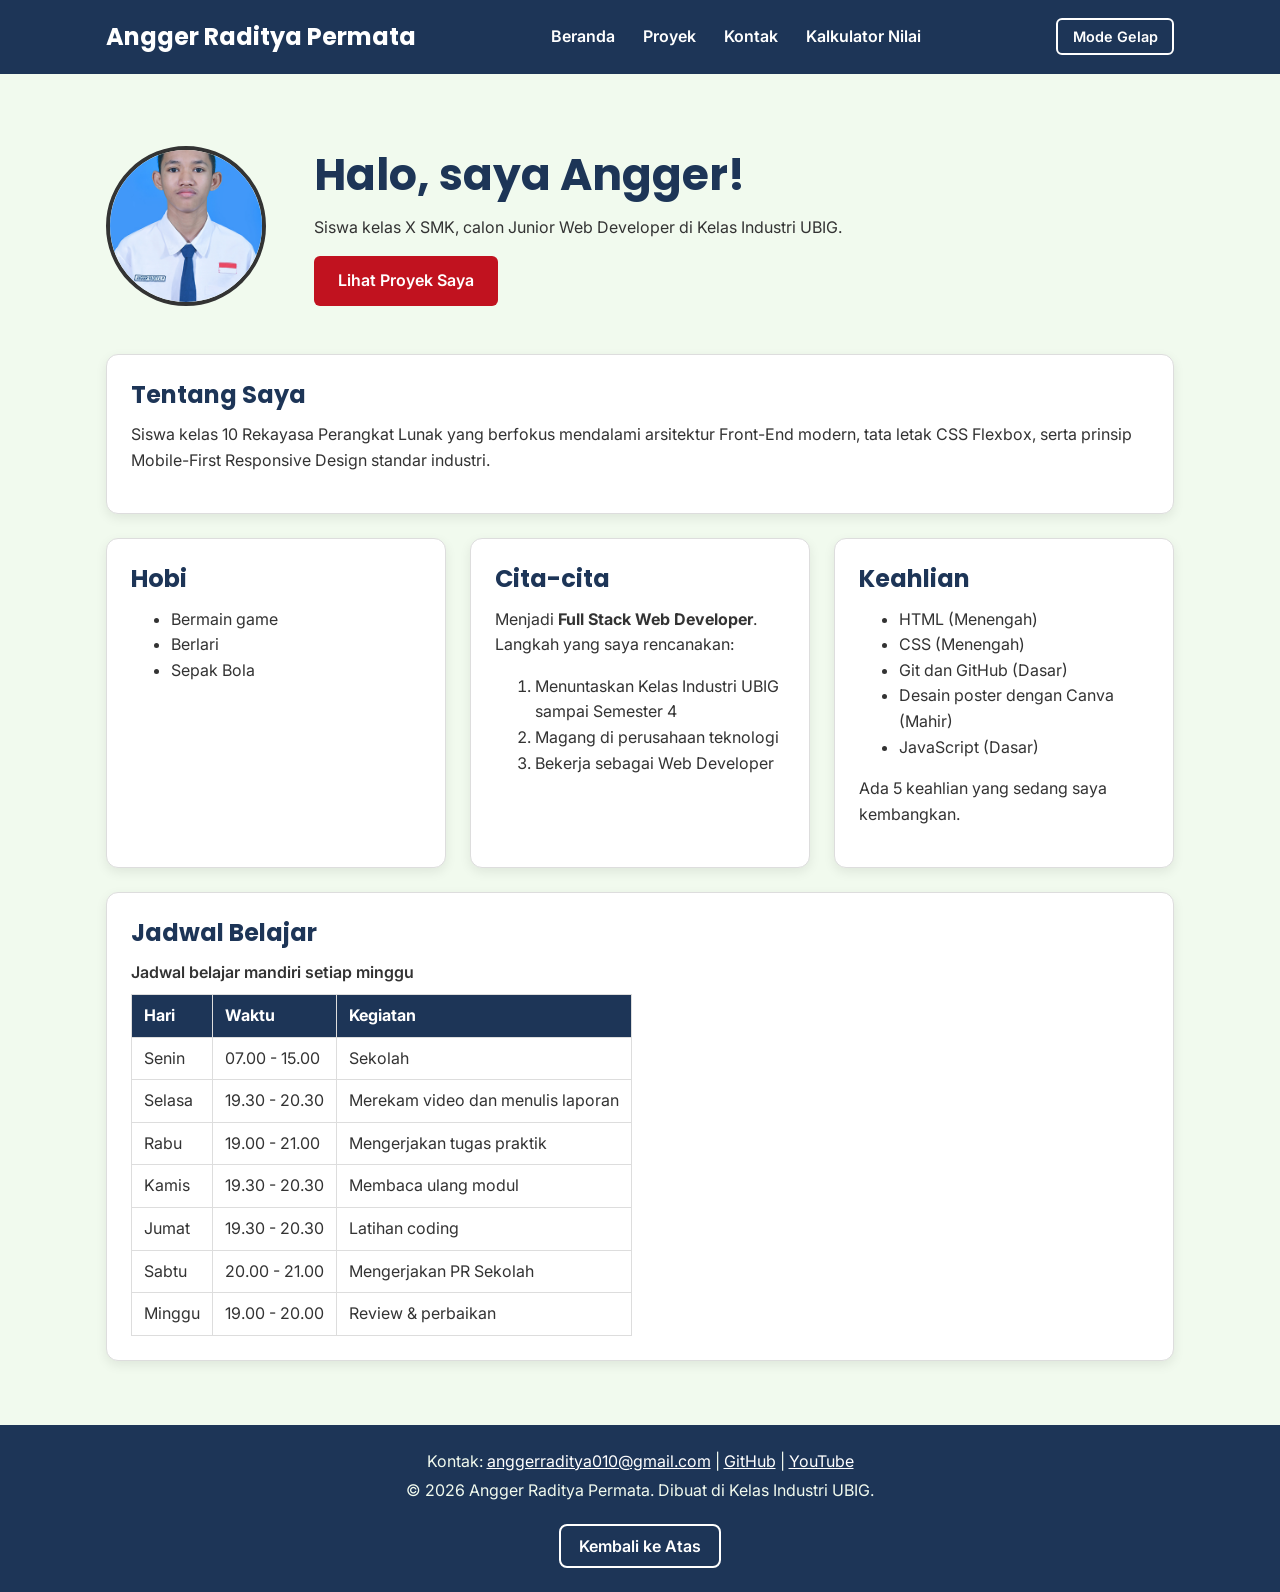
<file: index.html>
<!doctype html>
<html lang="id">
  <head>
    <meta charset="UTF-8" />
    <meta name="viewport" content="width=device-width, initial-scale=1.0" />
    <meta
      name="description"
      content="Portofolio Angger Raditya Permata, siswa SMK calon Junior Web Developer di Kelas Industri UBIG."
    />
    <title>Angger | Beranda</title>
    <link rel="icon" href="img/p1.jpeg" />
    <link rel="preconnect" href="https://fonts.googleapis.com" />
    <link rel="preconnect" href="https://fonts.gstatic.com" crossorigin />
    <link
      href="https://fonts.googleapis.com/css2?family=Inter:wght@400;600&family=Poppins:wght@600;700&display=swap"
      rel="stylesheet"
    />
    <link rel="stylesheet" href="css/style.css" />
  </head>
  <body>
    <header>
      <div class="container navbar">
        <h1>Angger Raditya Permata</h1>
        <nav class="menu-laptop">
          <ul>
            <li><a href="index.html">Beranda</a></li>
            <li><a href="proyek.html">Proyek</a></li>
            <li><a href="kontak.html">Kontak</a></li>
            <li><a href="kalkulator.html">Kalkulator Nilai</a></li>
          </ul>
        </nav>

        <button type="button" id="tombol-tema" class="tombol-tema">
          Mode Gelap
        </button>
        <!-- Tantangan: menu ponsel yang bisa dibuka-tutup -->
        <details class="menu-ponsel">
          <summary>Menu</summary>
          <nav>
            <ul>
              <li><a href="index.html">Beranda</a></li>
              <li><a href="proyek.html">Proyek</a></li>
              <li><a href="kontak.html">Kontak</a></li>
              <li><a href="kalkulator.html">Kalkulator Nilai</a></li>
            </ul>
          </nav>
        </details>
      </div>
    </header>

    <main>
      <div class="container">
        <section class="hero">
          <img
            src="img/p1.jpeg"
            alt="Foto profil Angger Raditya Permata"
            width="180"
            height="180"
          />
          <div>
            <h2>Halo, saya Angger!</h2>
            <p>
              Siswa kelas X SMK, calon Junior Web Developer di Kelas Industri
              UBIG.
            </p>
            <a href="proyek.html" class="tombol">Lihat Proyek Saya</a>
          </div>
        </section>

        <section class="kartu">
          <h2>Tentang Saya</h2>
          <p>
            Siswa kelas 10 Rekayasa Perangkat Lunak yang berfokus mendalami
            arsitektur Front-End modern, tata letak CSS Flexbox, serta prinsip
            Mobile-First Responsive Design standar industri.
          </p>
        </section>

        <div class="daftar-kartu">
          <section class="kartu">
            <h2>Hobi</h2>
            <ul>
              <li>Bermain game</li>
              <li>Berlari</li>
              <li>Sepak Bola</li>
            </ul>
          </section>

          <section class="kartu">
            <h2>Cita-cita</h2>
            <p>
              Menjadi <strong>Full Stack Web Developer</strong>. Langkah yang
              saya rencanakan:
            </p>
            <ol>
              <li>Menuntaskan Kelas Industri UBIG sampai Semester 4</li>
              <li>Magang di perusahaan teknologi</li>
              <li>Bekerja sebagai Web Developer</li>
            </ol>
          </section>

          <section class="kartu">
            <h2>Keahlian</h2>
            <ul id="daftar-skill"></ul>
            <p id="jumlah-skill"></p>
          </section>
        </div>

        <section class="kartu">
          <h2>Jadwal Belajar</h2>
          <table>
            <caption>
              Jadwal belajar mandiri setiap minggu
            </caption>
            <thead>
              <tr>
                <th>Hari</th>
                <th>Waktu</th>
                <th>Kegiatan</th>
              </tr>
            </thead>
            <tbody>
              <tr>
                <td>Senin</td>
                <td>07.00 - 15.00</td>
                <td>Sekolah</td>
              </tr>
              <tr>
                <td>Selasa</td>
                <td>19.30 - 20.30</td>
                <td>Merekam video dan menulis laporan</td>
              </tr>
              <tr>
                <td>Rabu</td>
                <td>19.00 - 21.00</td>
                <td>Mengerjakan tugas praktik</td>
              </tr>
              <tr>
                <td>Kamis</td>
                <td>19.30 - 20.30</td>
                <td>Membaca ulang modul</td>
              </tr>
              <tr>
                <td>Jumat</td>
                <td>19.30 - 20.30</td>
                <td>Latihan coding</td>
              </tr>
              <tr>
                <td>Sabtu</td>
                <td>20.00 - 21.00</td>
                <td>Mengerjakan PR Sekolah</td>
              </tr>
              <tr>
                <td>Minggu</td>
                <td>19.00 - 20.00</td>
                <td>Review & perbaikan</td>
              </tr>
            </tbody>
          </table>
        </section>
      </div>
    </main>

    <footer>
      <p>
        Kontak:
        <a
          href="https://mail.google.com/mail/?view=cm&fs=1&to=anggerraditya010@gmail.com"
          target="_blank"
          >anggerraditya010@gmail.com</a
        >
        |
        <a href="https://github.com/Raditya-creator" target="_blank">GitHub</a>
        |
        <a href="https://www.youtube.com/@Angger.cod3" target="_blank"
          >YouTube</a
        >
      </p>
      <p>&copy; 2026 Angger Raditya Permata. Dibuat di Kelas Industri UBIG.</p>
      <button type="button" id="tombol-atas" class="tombol-atas">
        Kembali ke Atas
      </button>
    </footer>
    <script src="js/main.js" defer></script>
  </body>
</html>
</file>
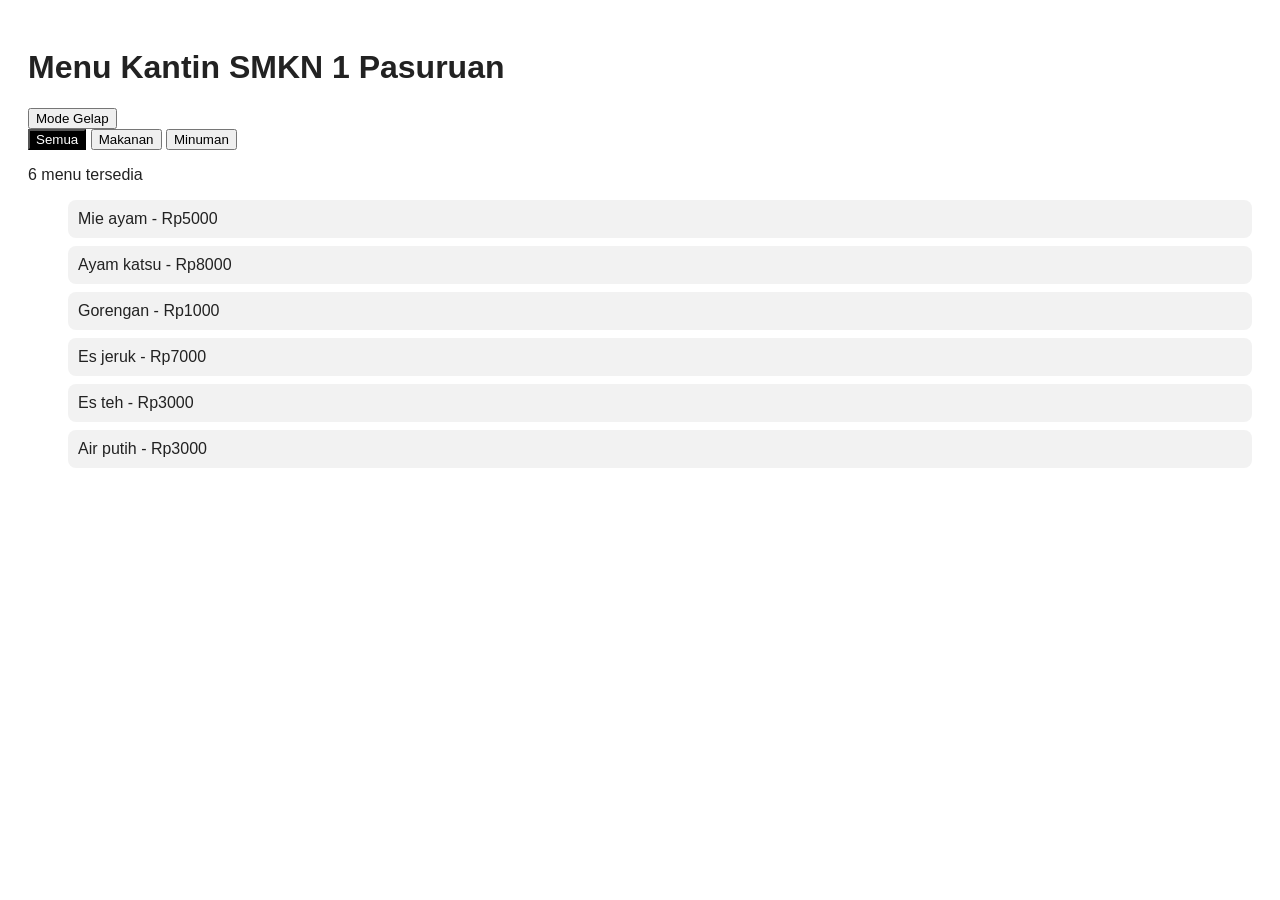
<file: menu-kantin-json/index.html>
<!DOCTYPE html>
<html lang="id">
<head>
  <meta charset="UTF-8">
  <meta name="viewport" content="width=device-width, initial-scale=1.0">
  <title>Menu Kantin</title>
  <link rel="icon" href="data:,">
  <link rel="stylesheet" href="css/menu.css">
</head>
<body>
  <header>
    <h1>Menu Kantin SMKN 1 Pasuruan</h1>
    <button id="tombol-tema">Mode Gelap</button>
  </header>

  <main>
    <div>
      <button id="filter-semua" class="tombol-filter aktif">Semua</button>
      <button id="filter-makanan" class="tombol-filter">Makanan</button>
      <button id="filter-minuman" class="tombol-filter">Minuman</button>
    </div>

    <p id="jumlah-menu">6 menu tersedia</p>
    <ul id="daftar-menu"></ul>
  </main>

  <script src="js/menu.js" defer></script>
</body>
</html>
</file>
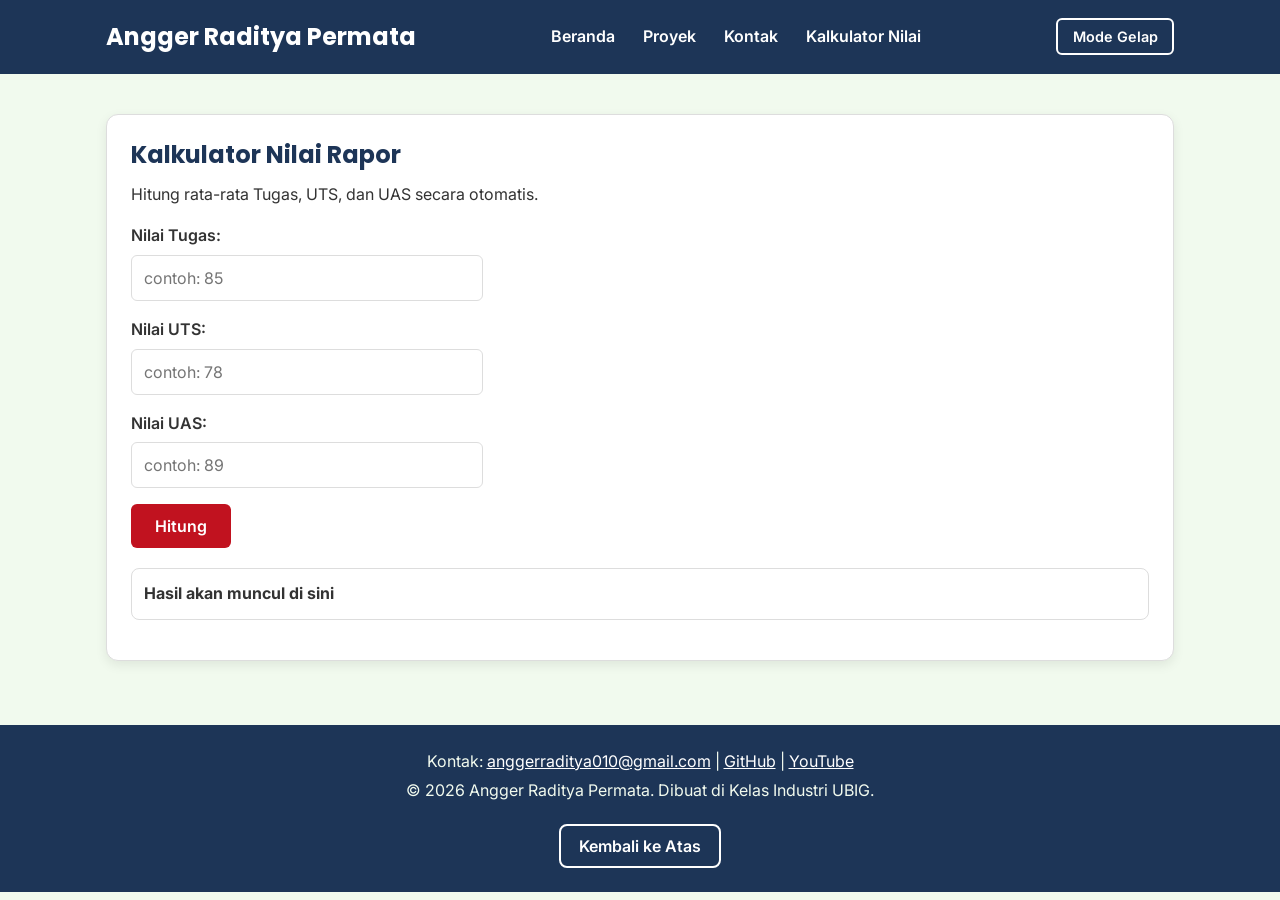
<file: kalkulator.html>
<!doctype html>
<html lang="id">
  <head>
    <meta charset="UTF-8" />
    <meta name="viewport" content="width=device-width, initial-scale=1.0" />
    <meta
      name="description"
      content="Kalkulator Nilai karya Angger Raditya Permata untuk menghitung rata-rata nilai Tugas, UTS, dan UAS secara otomatis."
    />
    <title>Angger | Kalkulator Nilai</title>
    <link rel="icon" href="img/p1.jpeg" />
    <link rel="preconnect" href="https://fonts.googleapis.com" />
    <link rel="preconnect" href="https://fonts.gstatic.com" crossorigin />
    <link
      href="https://fonts.googleapis.com/css2?family=Inter:wght@400;600&family=Poppins:wght@600;700&display=swap"
      rel="stylesheet"
    />
    <link rel="stylesheet" href="css/style.css" />
  </head>
  <body>
    <header>
      <div class="container navbar">
        <h1>Angger Raditya Permata</h1>
        <nav class="menu-laptop">
          <ul>
            <li><a href="index.html">Beranda</a></li>
            <li><a href="proyek.html">Proyek</a></li>
            <li><a href="kontak.html">Kontak</a></li>
            <li><a href="kalkulator.html">Kalkulator Nilai</a></li>
          </ul>
        </nav>
        <button type="button" id="tombol-tema" class="tombol-tema">
          Mode Gelap
        </button>
        <details class="menu-ponsel">
          <summary>Menu</summary>
          <nav>
            <ul>
              <li><a href="index.html">Beranda</a></li>
              <li><a href="proyek.html">Proyek</a></li>
              <li><a href="kontak.html">Kontak</a></li>
              <li><a href="kalkulator.html">Kalkulator Nilai</a></li>
            </ul>
          </nav>
        </details>
      </div>
    </header>

    <main>
      <div class="container">
        <section class="kartu">
          <h2>Kalkulator Nilai Rapor</h2>
          <p>Hitung rata-rata Tugas, UTS, dan UAS secara otomatis.</p>

          <p>
            <label for="tugas">Nilai Tugas:</label><br />
            <input
              type="number"
              id="tugas"
              placeholder="contoh: 85"
              style="width: 100%; padding: 12px; margin-top: 6px"
            />
          </p>
          <p>
            <label for="uts">Nilai UTS:</label><br />
            <input
              type="number"
              id="uts"
              placeholder="contoh: 78"
              style="width: 100%; padding: 12px; margin-top: 6px"
            />
          </p>
          <p>
            <label for="uas">Nilai UAS:</label><br />
            <input
              type="number"
              id="uas"
              placeholder="contoh: 89"
              style="width: 100%; padding: 12px; margin-top: 6px"
            />
          </p>

          <button id="hitung" class="tombol">Hitung</button>

          <p
            id="hasil"
            style="
              margin-top: 20px;
              font-weight: bold;
              padding: 12px;
              border-radius: 8px;
            "
          >
            Hasil akan muncul di sini
          </p>
        </section>
      </div>
    </main>

    <footer>
      <p>
        Kontak:
        <a
          href="https://mail.google.com/mail/?view=cm&fs=1&to=anggerraditya010@gmail.com"
          target="_blank"
          >anggerraditya010@gmail.com</a
        >
        |
        <a href="https://github.com/Raditya-creator" target="_blank">GitHub</a>
        |
        <a href="https://www.youtube.com/@Angger.cod3" target="_blank"
          >YouTube</a
        >
      </p>
      <p>&copy; 2026 Angger Raditya Permata. Dibuat di Kelas Industri UBIG.</p>
      <button type="button" id="tombol-atas" class="tombol-atas">
        Kembali ke Atas
      </button>
    </footer>
    <script src="js/main.js" defer></script>
    <script src="js/kalkulator.js"></script>
  </body>
</html>
</file>
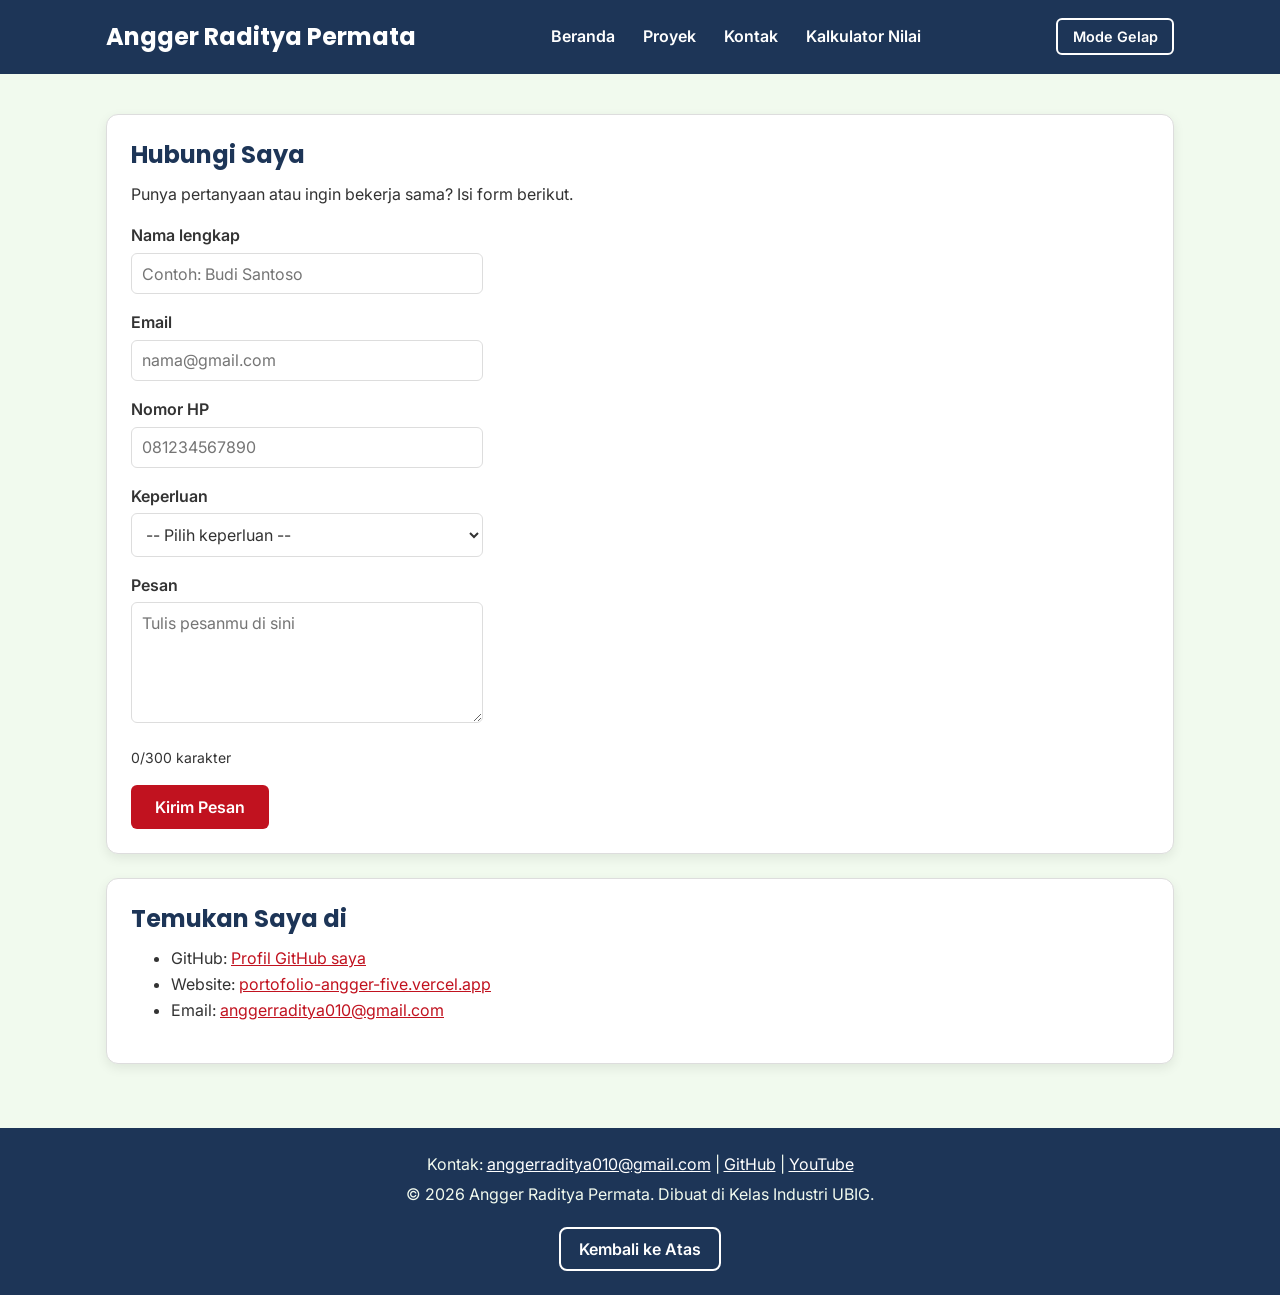
<file: kontak.html>
<!doctype html>
<html lang="id">
  <head>
    <meta charset="UTF-8" />
    <meta name="viewport" content="width=device-width, initial-scale=1.0" />
    <meta
      name="description"
      content="Hubungi Angger Raditya Permata melalui form kontak, email, atau GitHub."
    />
    <title>Angger | Kontak</title>
    <link rel="icon" href="img/p1.jpeg" />
    <link rel="preconnect" href="https://fonts.googleapis.com" />
    <link rel="preconnect" href="https://fonts.gstatic.com" crossorigin />
    <link
      href="https://fonts.googleapis.com/css2?family=Inter:wght@400;600&family=Poppins:wght@600;700&display=swap"
      rel="stylesheet"
    />
    <link rel="stylesheet" href="css/style.css" />
  </head>
  <body>
    <header>
      <div class="container navbar">
        <h1>Angger Raditya Permata</h1>
        <nav class="menu-laptop">
          <ul>
            <li><a href="index.html">Beranda</a></li>
            <li><a href="proyek.html">Proyek</a></li>
            <li><a href="kontak.html">Kontak</a></li>
            <li><a href="kalkulator.html">Kalkulator Nilai</a></li>
          </ul>
        </nav>
        <button type="button" id="tombol-tema" class="tombol-tema">
          Mode Gelap
        </button>
        <!-- Tantangan: menu ponsel yang bisa dibuka-tutup -->
        <details class="menu-ponsel">
          <summary>Menu</summary>
          <nav>
            <ul>
              <li><a href="index.html">Beranda</a></li>
              <li><a href="proyek.html">Proyek</a></li>
              <li><a href="kontak.html">Kontak</a></li>
              <li><a href="kalkulator.html">Kalkulator Nilai</a></li>
            </ul>
          </nav>
        </details>
      </div>
    </header>

    <main>
      <div class="container">
        <section class="kartu">
          <h2>Hubungi Saya</h2>
          <p>Punya pertanyaan atau ingin bekerja sama? Isi form berikut.</p>

          <form>
            <p>
              <label for="nama">Nama lengkap</label><br />
              <input
                type="text"
                id="nama"
                name="nama"
                placeholder="Contoh: Budi Santoso"
                required
              />
            </p>
            <p>
              <label for="email">Email</label><br />
              <input
                type="email"
                id="email"
                name="email"
                placeholder="nama@gmail.com"
                required
              />
            </p>
            <p>
              <label for="hp">Nomor HP</label><br />
              <input
                type="tel"
                id="hp"
                name="hp"
                placeholder="081234567890"
                required
              />
            </p>
            <p>
              <label for="keperluan">Keperluan</label><br />
              <select id="keperluan" name="keperluan" required>
                <option value="">-- Pilih keperluan --</option>
                <option value="bertanya">Bertanya</option>
                <option value="kerja-sama">Kerja sama proyek</option>
                <option value="lainnya">Lainnya</option>
              </select>
            </p>
            <p>
              <label for="pesan">Pesan</label><br />
              <textarea
                id="pesan"
                name="pesan"
                rows="5"
                cols="40"
                maxlength="300"
                placeholder="Tulis pesanmu di sini"
                required
              ></textarea>
            </p>
            <!-- INI YANG TADI HILANG, BUAT PENGHITUNG KARAKTER -->
            <p id="hitung-karakter" class="keterangan">0/300 karakter</p>
            <button type="submit">Kirim Pesan</button>
          </form>
        </section>
        <section class="kartu">
          <h2>Temukan Saya di</h2>
          <ul>
            <li>
              GitHub:
              <a href="https://github.com/Raditya-creator" target="_blank"
                >Profil GitHub saya</a
              >
            </li>
            <li>
              Website:
              <a
                href="https://portofolio-angger-five.vercel.app/"
                target="_blank"
                >portofolio-angger-five.vercel.app</a
              >
            </li>
            <li>
              Email:
              <a
                href="https://mail.google.com/mail/?view=cm&fs=1&to=anggerraditya010@gmail.com"
                target="_blank"
                >anggerraditya010@gmail.com</a
              >
            </li>
          </ul>
        </section>
      </div>
    </main>

    <footer>
      <p>
        Kontak:
        <a
          href="https://mail.google.com/mail/?view=cm&fs=1&to=anggerraditya010@gmail.com"
          target="_blank"
          >anggerraditya010@gmail.com</a
        >
        |
        <a href="https://github.com/Raditya-creator" target="_blank">GitHub</a>
        |
        <a href="https://www.youtube.com/@Angger.cod3" target="_blank"
          >YouTube</a
        >
      </p>
      <p>&copy; 2026 Angger Raditya Permata. Dibuat di Kelas Industri UBIG.</p>
      <button type="button" id="tombol-atas" class="tombol-atas">
        Kembali ke Atas
      </button>
    </footer>
    <script src="js/main.js" defer></script>
  </body>
</html>
</file>
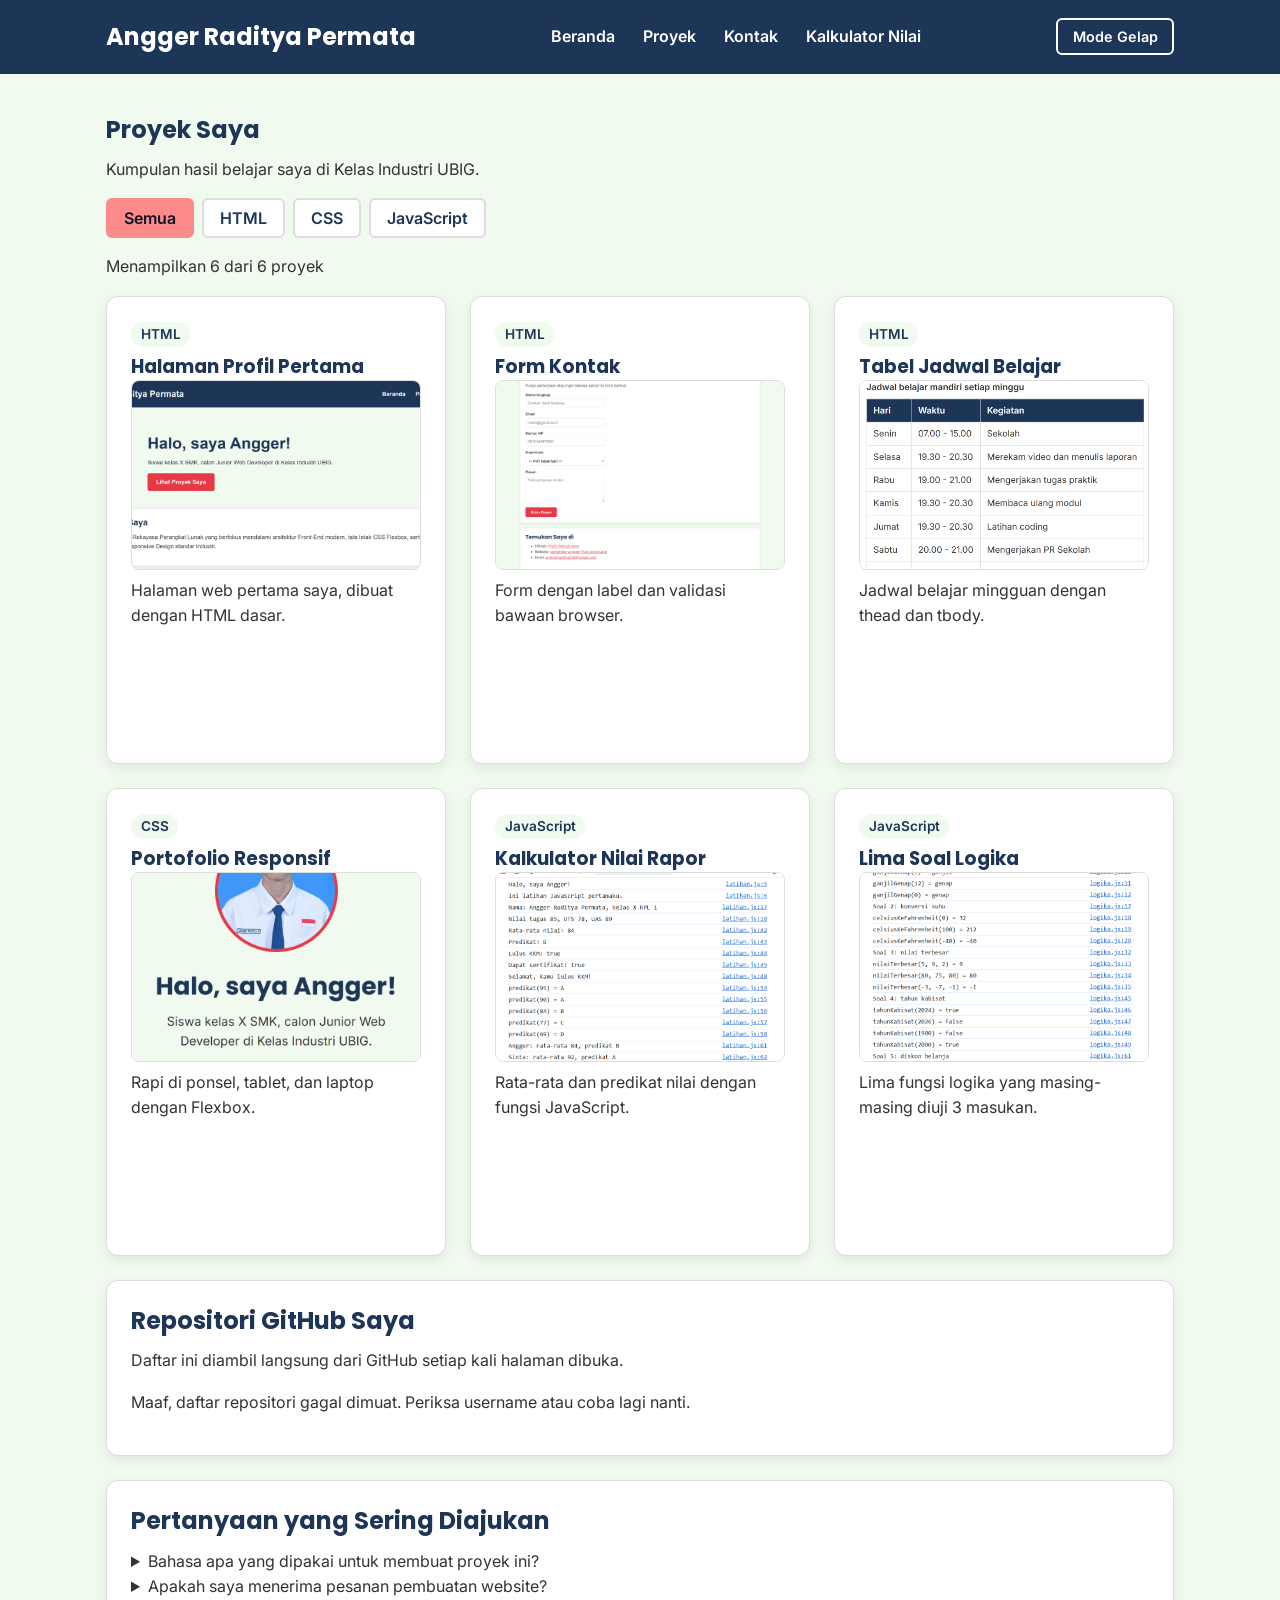
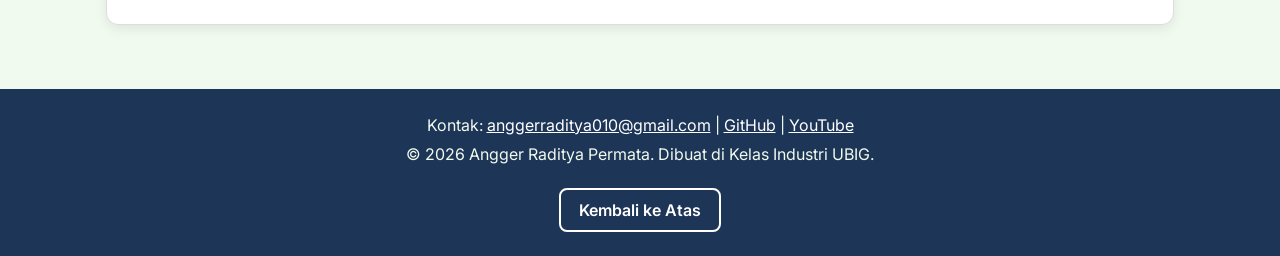
<file: proyek.html>
<!doctype html>
<html lang="id">
  <head>
    <meta charset="UTF-8" />
    <meta name="viewport" content="width=device-width, initial-scale=1.0" />
    <meta
      name="description"
      content="Daftar proyek HTML, CSS, dan JavaScript karya Angger Raditya Permata beserta repositori GitHub terbarunya."
    />
    <title>Angger | Proyek</title>
    <link rel="icon" href="img/p1.jpeg" />
    <link rel="preconnect" href="https://fonts.googleapis.com" />
    <link rel="preconnect" href="https://fonts.gstatic.com" crossorigin />
    <link
      href="https://fonts.googleapis.com/css2?family=Inter:wght@400;600&family=Poppins:wght@600;700&display=swap"
      rel="stylesheet"
    />
    <link rel="stylesheet" href="css/style.css" />
  </head>
  <body>
    <header>
      <div class="container navbar">
        <h1>Angger Raditya Permata</h1>
        <nav class="menu-laptop">
          <ul>
            <li><a href="index.html">Beranda</a></li>
            <li><a href="proyek.html">Proyek</a></li>
            <li><a href="kontak.html">Kontak</a></li>
            <li><a href="kalkulator.html">Kalkulator Nilai</a></li>
          </ul>
        </nav>
        <button type="button" id="tombol-tema" class="tombol-tema">
          Mode Gelap
        </button>
        <!-- Tantangan: menu ponsel yang bisa dibuka-tutup -->
        <details class="menu-ponsel">
          <summary>Menu</summary>
          <nav>
            <ul>
              <li><a href="index.html">Beranda</a></li>
              <li><a href="proyek.html">Proyek</a></li>
              <li><a href="kontak.html">Kontak</a></li>
              <li><a href="kalkulator.html">Kalkulator Nilai</a></li>
            </ul>
          </nav>
        </details>
      </div>
    </header>

    <main>
      <div class="container">
        <section>
          <h2>Proyek Saya</h2>
          <p>Kumpulan hasil belajar saya di Kelas Industri UBIG.</p>

          <div class="filter">
            <button id="filter-semua" class="tombol-filter aktif">Semua</button>
            <button id="filter-html" class="tombol-filter">HTML</button>
            <button id="filter-css" class="tombol-filter">CSS</button>
            <button id="filter-js" class="tombol-filter">JavaScript</button>
          </div>
          <p id="jumlah-proyek"></p>
          <div class="daftar-kartu" id="daftar-proyek"></div>
        </section>
        <section class="kartu">
          <h2>Repositori GitHub Saya</h2>
          <p>
            Daftar ini diambil langsung dari GitHub setiap kali halaman dibuka.
          </p>
          <p id="status-repo"></p>
          <ul id="daftar-repo"></ul>
        </section>
        <!-- FAQ dengan details dan summary -->
        <section class="kartu">
          <h2>Pertanyaan yang Sering Diajukan</h2>
          <details>
            <summary>Bahasa apa yang dipakai untuk membuat proyek ini?</summary>
            <p>
              Proyek di halaman ini dibuat dengan HTML, CSS, dan JavaScript.
              Pilih tombol kategori di atas untuk melihat proyek per bahasa.
            </p>
          </details>
          <details>
            <summary>Apakah saya menerima pesanan pembuatan website?</summary>
            <p>
              Belum, saya masih belajar. Namun kamu tetap boleh menghubungi saya
              melalui halaman Kontak.
            </p>
          </details>
        </section>
      </div>
    </main>

    <footer>
      <p>
        Kontak:
        <a
          href="https://mail.google.com/mail/?view=cm&fs=1&to=anggerraditya010@gmail.com"
          target="_blank"
          >anggerraditya010@gmail.com</a
        >
        |
        <a href="https://github.com/Raditya-creator" target="_blank">GitHub</a>
        |
        <a href="https://www.youtube.com/@Angger.cod3" target="_blank"
          >YouTube</a
        >
      </p>
      <p>&copy; 2026 Angger Raditya Permata. Dibuat di Kelas Industri UBIG.</p>
      <button type="button" id="tombol-atas" class="tombol-atas">
        Kembali ke Atas
      </button>
    </footer>
    <script src="js/main.js" defer></script>
  </body>
</html>
</file>
<file: css/style.css>
/* Gaya portofolio Angger Raditya Permata
   Palet: #1D3557 (utama), #E63946 (aksen), #F1FAEE (latar)
   Huruf: Poppins (judul), Inter (isi)
   Tata letak: mobile first, titik ubah 768px (tablet) dan 1024px (laptop) */

/* 1. Reset */
* {
  box-sizing: border-box;
  margin: 0;
}

img {
  max-width: 100%;
  height: auto;
}

/* 2. Dasar halaman: warna dan huruf */
:root {
  --warna-utama: #1d3557;
  --warna-judul: #1d3557;
  --warna-aksen: #c1121f;
  --warna-tautan: #c1121f;
  --warna-latar: #f1faee;
  --warna-teks: #333333;
  --warna-kartu: #ffffff;
  --warna-garis: #dddddd;
}

body {
  font-family: "Inter", Arial, sans-serif;
  font-size: 1rem;
  line-height: 1.6;
  color: var(--warna-teks);
  background-color: var(--warna-latar);
}

h1,
h2,
h3 {
  font-family: "Poppins", Arial, sans-serif;
  color: var(--warna-judul);
  line-height: 1.3;
}

h2 {
  margin-bottom: 0.75rem;
}

p,
ul,
ol {
  margin-bottom: 1rem;
}

a {
  color: var(--warna-tautan);
}

/* 3. Wadah, header, dan menu */
.container {
  max-width: 1100px;
  margin: 0 auto;
  padding: 0 1rem;
}

header {
  background-color: var(--warna-utama);
  color: #ffffff;
  padding: 1rem 0;
}

header h1 {
  color: #ffffff;
  font-size: 1.5rem;
}

.navbar {
  display: flex;
  flex-wrap: wrap;
  justify-content: space-between;
  align-items: center;
  gap: 0.5rem;
}

nav ul {
  display: flex;
  gap: 0.25rem;
  padding: 0;
  margin: 0;
  list-style: none;
}

nav a {
  display: inline-block;
  padding: 0.5rem 0.75rem;
  border-radius: 6px;
  color: #ffffff;
  font-weight: 600;
  text-decoration: none;
}

/* Tantangan: menu ponsel buka-tutup dengan details */
.menu-laptop {
  display: none;
}

.menu-ponsel summary {
  padding: 0.5rem 0.75rem;
  border: 1px solid #ffffff;
  border-radius: 6px;
  font-weight: 600;
  cursor: pointer;
}

.menu-ponsel ul {
  flex-direction: column;
  margin-top: 0.5rem;
}

/* 4. Isi utama, hero, dan kartu */
main {
  padding: 1.5rem 0;
}

.hero {
  display: flex;
  flex-direction: column;
  align-items: center;
  gap: 1.5rem;
  padding: 1rem 0 2rem;
  text-align: center;
}

.hero img {
  width: 160px;
  height: 160px;
  object-fit: cover;
  border-radius: 50%;
  border: 4px solid #333333;
}

.hero h2 {
  font-size: 2rem;
}

.tombol {
  display: inline-block;
  padding: 0.75rem 1.5rem;
  border-radius: 6px;
  background-color: var(--warna-aksen);
  color: #ffffff;
  font-weight: 600;
  text-decoration: none;
}

.kartu {
  background-color: var(--warna-kartu);
  padding: 1rem;
  margin-bottom: 1.5rem;
  border: 1px solid var(--warna-garis);
  border-radius: 12px;
  box-shadow: 0 4px 12px rgba(0, 0, 0, 0.08);
}

.daftar-kartu {
  display: flex;
  flex-wrap: wrap;
  gap: 1.5rem;
  margin-bottom: 1.5rem;
}

.daftar-kartu .kartu {
  flex: 1 1 280px;
  margin-bottom: 0;
}

#daftar-proyek {
  min-height: 60rem;
}

article img {
  width: 100%;
  aspect-ratio: 280 / 184;
  object-fit: cover;
  border-radius: 8px;
  border: 1px solid var(--warna-garis);
}

/* 5. Tabel */
table {
  border-collapse: collapse;
}

caption {
  font-weight: 600;
  text-align: left;
  margin-bottom: 0.5rem;
}

th,
td {
  border: 1px solid var(--warna-garis);
  padding: 0.5rem 0.75rem;
  text-align: left;
}

th {
  background-color: var(--warna-utama);
  color: #ffffff;
}

/* 6. Form */
label {
  font-weight: 600;
}

input,
select,
textarea {
  width: 100%;
  max-width: 22rem;
  padding: 0.6rem;
  margin-top: 0.25rem;
  border: 1px solid var(--warna-garis);
  border-radius: 6px;
  font-family: inherit;
  font-size: 1rem;
  background-color: var(--warna-kartu);
  color: var(--warna-teks);
}

button {
  padding: 0.75rem 1.5rem;
  border: none;
  border-radius: 6px;
  background-color: var(--warna-aksen);
  color: #ffffff;
  font-family: inherit;
  font-size: 1rem;
  font-weight: 600;
  cursor: pointer;
}

.keterangan {
  font-size: 0.875rem;
}

/* 7. Footer */
footer {
  background-color: var(--warna-utama);
  color: #f1faee;
  text-align: center;
  padding: 1.5rem;
}

footer p {
  margin-bottom: 0.25rem;
}

footer a {
  color: #ffffff;
}

/* 8. Tablet: lebar layar 768px ke atas */
@media (min-width: 768px) {
  .menu-laptop {
    display: block;
  }

  .menu-ponsel {
    display: none;
  }

  .hero {
    flex-direction: row;
    padding: 2rem 0 3rem;
    text-align: left;
  }

  .kartu {
    padding: 1.5rem;
  }
}

/* 9. Laptop: lebar layar 1024px ke atas */
@media (min-width: 1024px) {
  main {
    padding: 2.5rem 0;
  }

  .hero {
    gap: 3rem;
  }

  .hero h2 {
    font-size: 2.75rem;
  }
}

/* 10. Tombol tema, filter, dan label kategori */
.tombol-tema {
  padding: 0.5rem 0.9rem;
  border: 2px solid #ffffff;
  background-color: transparent;
  font-size: 0.9rem;
}
.filter,
.filter-proyek {
  display: flex;
  flex-wrap: wrap;
  gap: 0.5rem;
  margin-bottom: 1rem;
}
.tombol-filter {
  padding: 0.5rem 1rem;
  border: 2px solid var(--warna-garis);
  background-color: var(--warna-kartu);
  color: var(--warna-judul);
}
.tombol-filter.aktif {
  background-color: #ff8a8a;
  border-color: #ff8a8a;
  color: #0b1526;
}

.label {
  display: inline-block;
  padding: 0.1rem 0.6rem;
  margin-bottom: 0.5rem;
  border-radius: 999px;
  background-color: var(--warna-latar);
  color: var(--warna-judul);
  font-size: 0.85rem;
  font-weight: 600;
}

/* 11. Tema gelap: isi variabel diganti saat body memiliki class gelap */
body.gelap {
  --warna-utama: #0b1526;
  --warna-judul: #a8dadc;
  --warna-tautan: #ff8a8a;
  --warna-latar: #121a24;
  --warna-teks: #e3e8ee;
  --warna-kartu: #1c2836;
  --warna-garis: #34465a;
}
body.gelap .tombol-filter.aktif {
  background-color: #ff8a8a;
  border-color: #ff8a8a;
  color: #0b1526;
}

/* Hasil kalkulator - biar keliatan di 2 tema */
#hasil {
  background-color: var(--warna-kartu);
  color: var(--warna-teks);
  border: 1px solid var(--warna-garis);
}

body.gelap #hasil {
  background-color: var(--warna-kartu);
  color: var(--warna-teks);
}

/* 12. Tombol Kembali ke Atas */
.tombol-atas {
  background: transparent;
  border: 2px solid #ffffff;
  color: #ffffff;
  margin-top: 16px;
  padding: 10px 18px;
  border-radius: 8px;
  cursor: pointer;
  font-size: 1rem;
}

body.light-mode .tombol-atas,
body.terang .tombol-atas {
  border-color: #111111;
  color: #111111;
}
</file>
<file: menu-kantin-json/css/menu.css>
:root {
  --latar: #FFFFFF;
  --teks: #222222;
  --kartu: #F2F2F2;
}

body.gelap {
  --latar: #121A24;
  --teks: #E3E8EE;
  --kartu: #1E2A38;
}

body {
  background-color: var(--latar);
  color: var(--teks);
  font-family: sans-serif;
  padding: 20px;
}

#daftar-menu li {
  background-color: var(--kartu);
  padding: 10px;
  margin: 8px 0;
  border-radius: 8px;
  list-style: none;
}

.tombol-filter.aktif {
  background: black;
  color: white;
}
</file>
